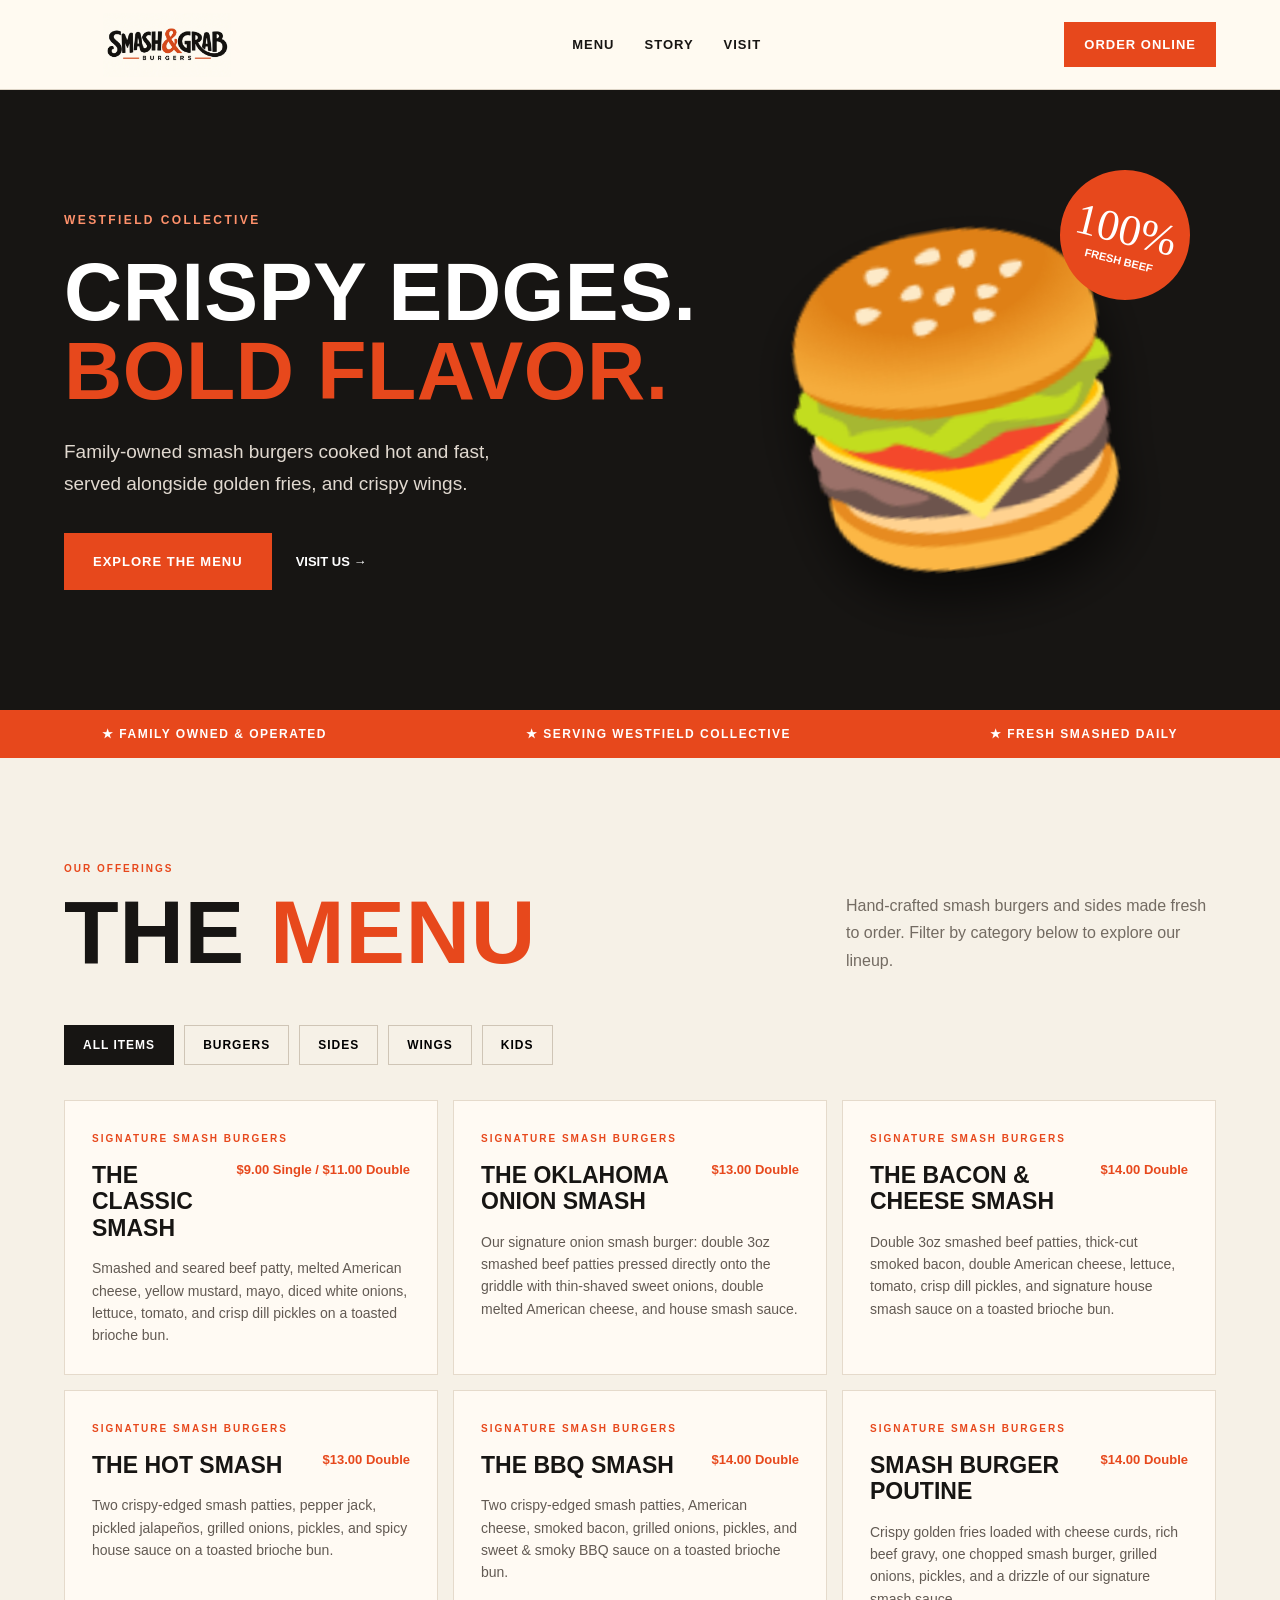
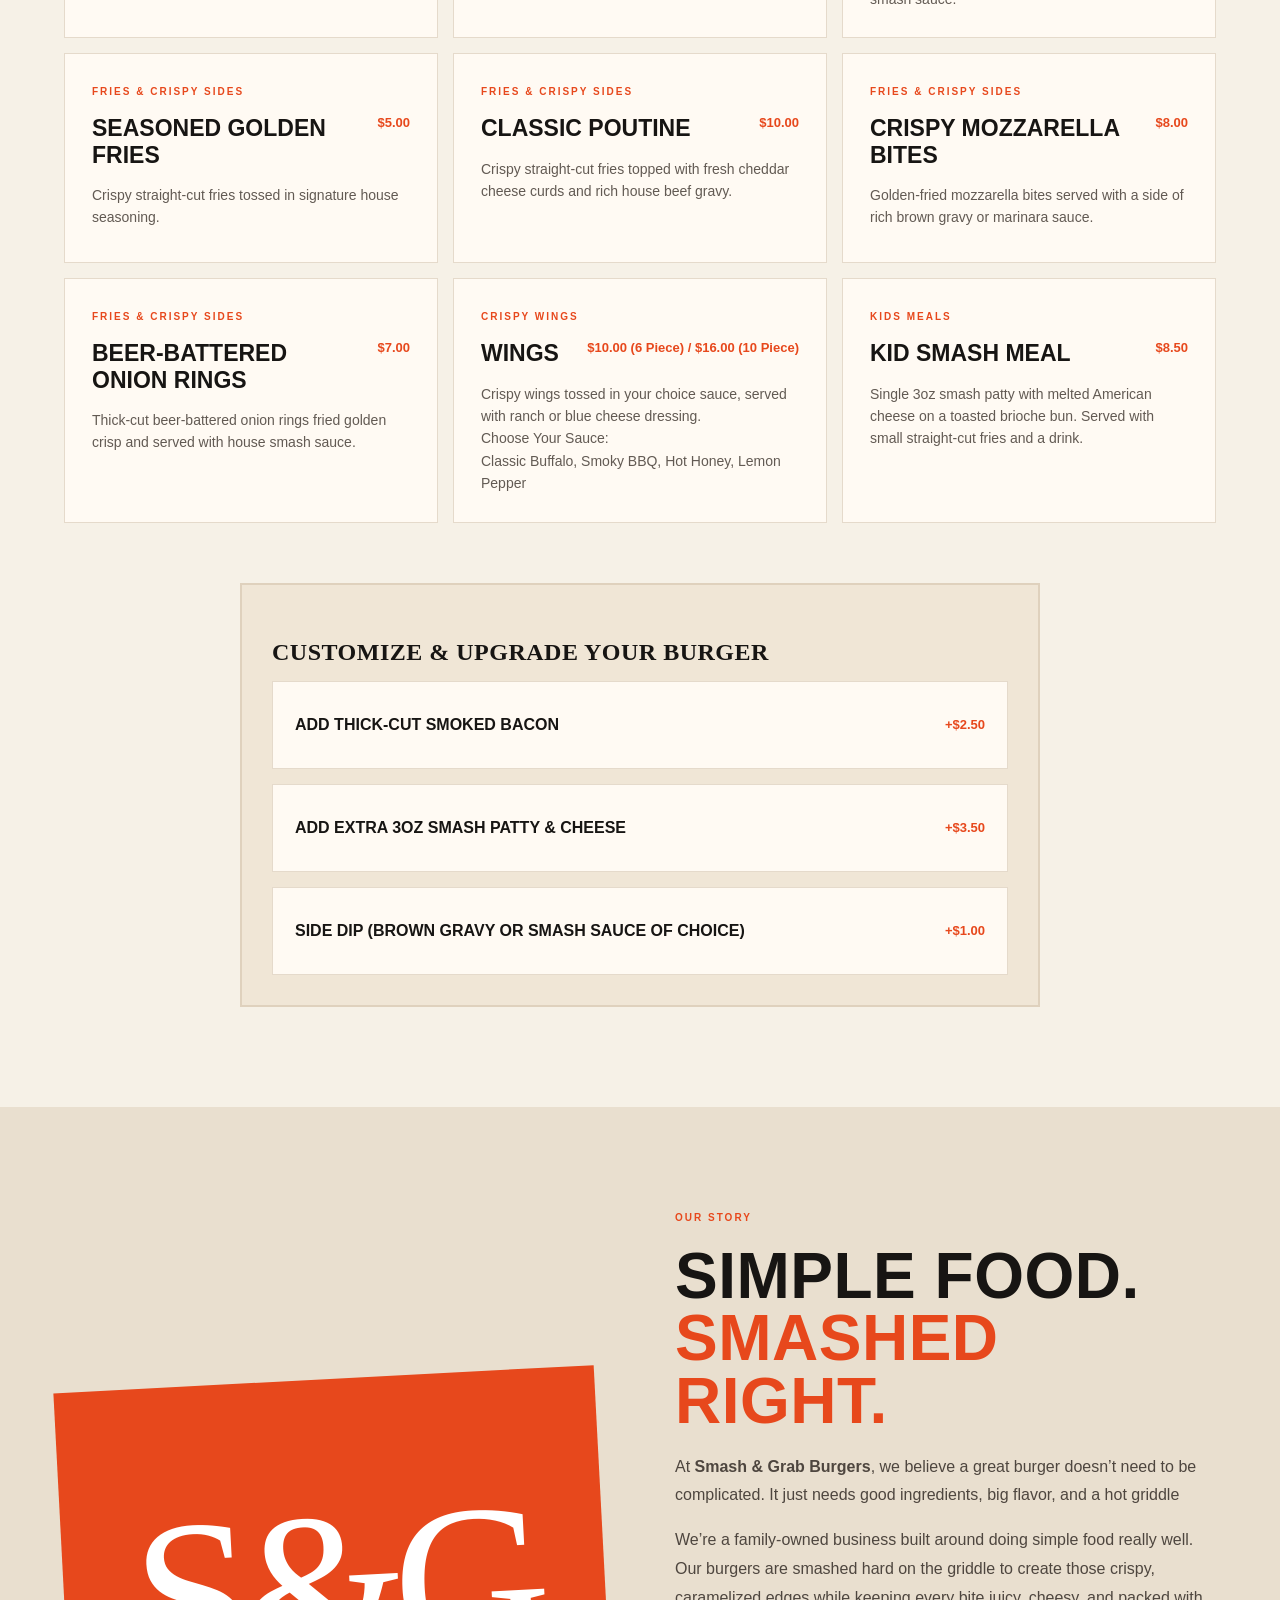
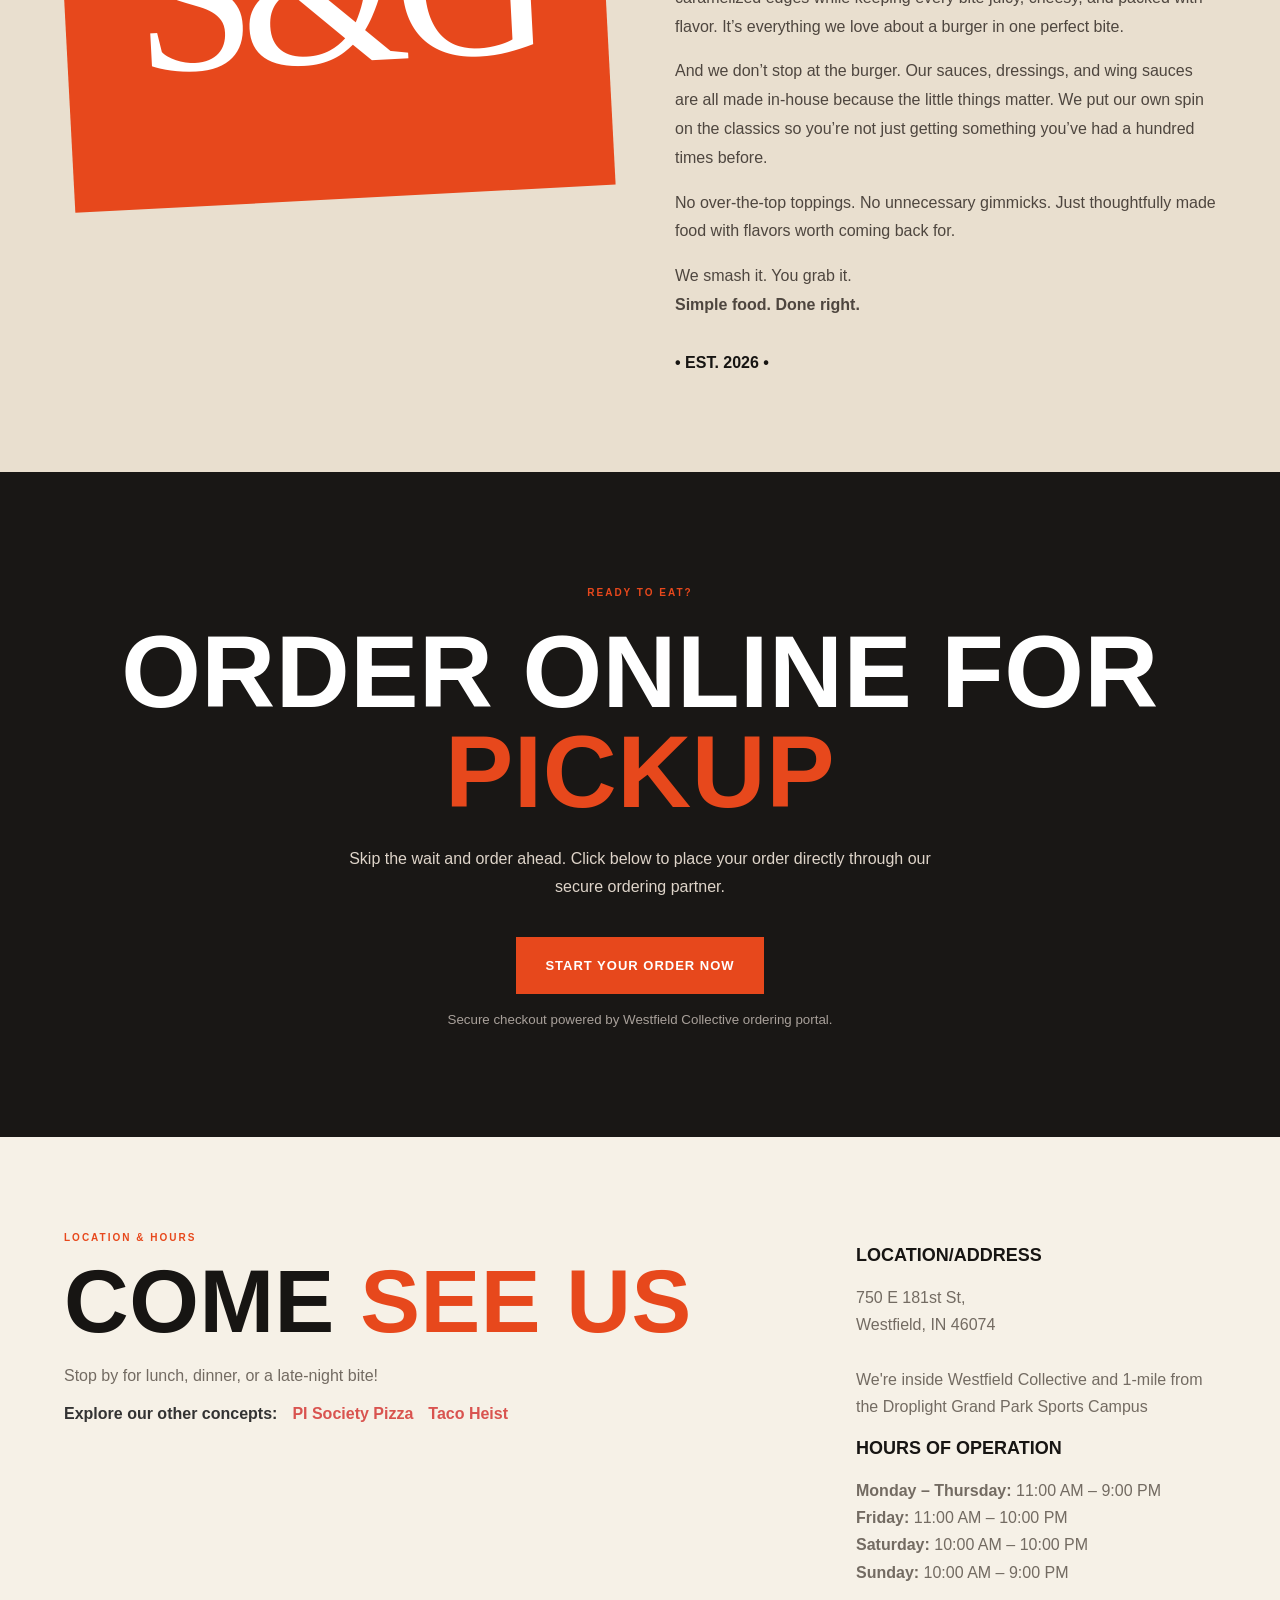
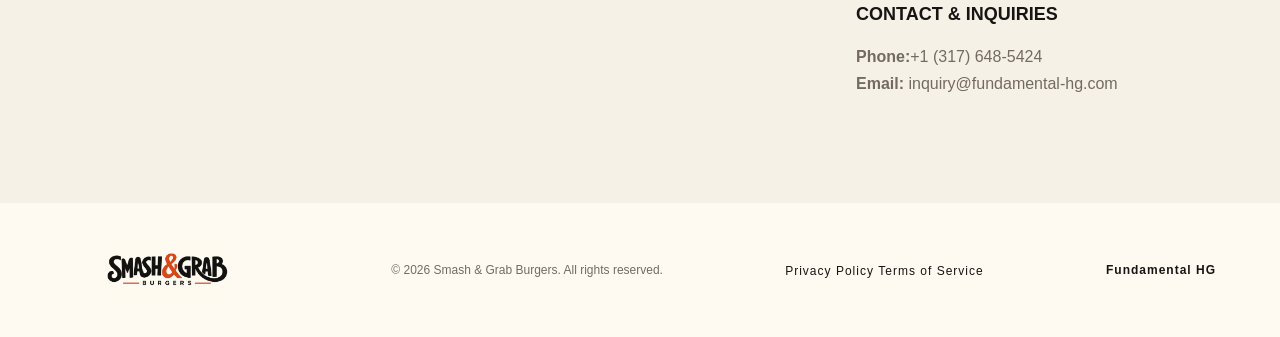
<file: index.html>
<!doctype html>
<html lang="en">
<head>
  <meta charset="utf-8">
  <meta name="viewport" content="width=device-width, initial-scale=1">
  <meta name="theme-color" content="#141210">
  <meta name="description" content="Smash & Grab Burgers at Westfield Collective, 750 E 181st St, Westfield, IN. Family-owned smash burgers, crispy sides and wings.">
  <title>Smash & Grab Burgers | Westfield, IN</title>
  <link rel="stylesheet" href="css/style.css">
  <link rel="icon" type="image/png" href="images/favicon.png">
  <meta property="og:site_name" content="Smash & Grab Burgers"/>
  <script type="application/ld+json">
    {
      "@context": "https://schema.org",
      "@type": "WebSite",
      "name": "Smash & Grab Burgers",
      "alternateName": "Smash & Grab Burgers: Crispy Edges & Bold Flavor",
      "description": "Wood-fired artisan pizza located inside the Westfield Collective, just one mile south of the Droplight Grand Park Sports Campus.",      
      "url": "https://www.smashngrab-burgers.com/"
    }
</script>
</head>
<script async src="https://www.googletagmanager.com/gtm.js?id=GTM-5ZF3VC8J"></script>
<script>
  window.dataLayer = window.dataLayer || [];
  function gtag(){dataLayer.push(arguments);}
  gtag('js', new Date());
</script>
<body>

  <!-- Top Navigation Header -->
  <header class="top">
    <a href="#home" class="brand">
      <img src="images/logo.webp" alt="Smash & Grab Logo" width='200' height='50'>
    </a>
    <nav>
      <a href="#menu">MENU</a>
      <a href="#story">STORY</a>
      <a href="#visit">VISIT</a>
    </nav>
    <button class="button small order-trigger">ORDER ONLINE</button>
  </header>

  <!-- Hero Section -->
  <section id="home" class="hero">
    <div>
      <!-- SEO H1: Hidden visually, but read by Google -->
      <h1 class="visually-hidden">Smash & Grab Burgers</h1>
      <span class="eyebrow">WESTFIELD COLLECTIVE</span>
      <!-- Visual Heading: Changed to H2, styling preserved via class -->
      <h2 class="hero-title">CRISPY EDGES. <em>BOLD FLAVOR.</em></h2>
      <p>Family-owned smash burgers cooked hot and fast, served alongside golden fries, and crispy wings.</p>
      <div class="actions">
        <a href="#menu" class="button">EXPLORE THE MENU</a>
        <a href="#visit" class="textlink">VISIT US &rarr;</a>
      </div>
    </div>
    <div class="hero-art">
      <div class="roundel">
        <span>100%</span>
        <small>FRESH BEEF</small>
      </div>
      <div class="burger-emoji">&#127828;</div>
    </div>
  </section>

  <div class="ticker">
    <span>★ FAMILY OWNED & OPERATED</span>
    <span>★ SERVING WESTFIELD COLLECTIVE</span>
    <span>★ FRESH SMASHED DAILY</span>
  </div>

  <!-- Menu Section -->
  <section id="menu" class="section">
    <div class="section-heading">
      <div>
        <span class="category">OUR OFFERINGS</span>
        <h2>THE <span class="orange">MENU</span></h2>
      </div>
      <p>Hand-crafted smash burgers and sides made fresh to order. Filter by category below to explore our lineup.</p>
    </div>

    <div class="filters">
      <button class="active" onclick="filterMenu('all', this)">ALL ITEMS</button>
      <button onclick="filterMenu('signature smash', this)">BURGERS</button>
      <button onclick="filterMenu('fries & crispy', this)">SIDES</button>
      <button onclick="filterMenu('crispy wings', this)">WINGS</button>
      <button onclick="filterMenu('kids meals', this)">KIDS</button>
    </div>

    <!-- Main Dynamic Menu Grid -->
    <div class="menu-grid" id="menu-container">
      <!-- Injected dynamically via js/main.js -->
    </div>

    <!-- Upgrade / Customize Section Injected Below Grid -->
    <div id="upgrade-container"></div>
  </section>

  <!-- Story Section -->
  <section id="story" class="story">
    <div class="story-mark">
      <span>S&G</span>
    </div>
    <div>
      <span class="category">OUR STORY</span>
      <h2>SIMPLE FOOD. <br><em>SMASHED RIGHT.</em></h2>
      <p>At <strong>Smash & Grab Burgers</strong>, we believe a great burger doesn’t need to be complicated. It just needs good ingredients, big flavor, and a hot griddle</p>
	  <p>We’re a family-owned business built around doing simple food really well. Our burgers are smashed hard on the griddle to create those crispy, caramelized edges while keeping every bite juicy, cheesy, and packed with flavor. It’s everything we love about a burger in one perfect bite.</p>
	  <p>And we don’t stop at the burger. Our sauces, dressings, and wing sauces are all made in-house because the little things matter. We put our own spin on the classics so you’re not just getting something you’ve had a hundred times before.</p>
	  <p>No over-the-top toppings. No unnecessary gimmicks. Just thoughtfully made food with flavors worth coming back for.</p>
	  <p>We smash it. You grab it.<br><strong>Simple food. Done right.</strong></p>
      <br><strong>• EST. 2026 •</strong>
    </div>
  </section>

  <!-- Order Online CTA Section -->
  <section class="order">
    <span class="category">READY TO EAT?</span>
    <h2>ORDER ONLINE FOR <span class="orange">PICKUP</span></h2>
    <p>Skip the wait and order ahead. Click below to place your order directly through our secure ordering partner.</p>
    <button class="button order-trigger">START YOUR ORDER NOW</button>
    <small>Secure checkout powered by Westfield Collective ordering portal.</small>
  </section>

  <!-- Visit & Inquiry Section -->
  <section id="visit" class="visit">
    <div>
      <span class="category">LOCATION & HOURS</span>
      <h2>COME <span class="orange">SEE US</span></h2>
      <p>Stop by for lunch, dinner, or a late-night bite!<br></p>
        <div class="sibling-concepts">
            <span class="concepts-label">Explore our other concepts:</span>
            <a href="https://www.pisocietypizza.com" target="_blank" class="concept-link">PI Society Pizza</a>
            <a href="https://www.taco-heist.com" target="_blank" class="concept-link">Taco Heist</a>
        </div>            
    </div>
    <div>
      <h3>LOCATION/ADDRESS</h3>
      <p>750 E 181st St,<br>Westfield, IN 46074<br><br>We're inside Westfield Collective and 1-mile from the Droplight Grand Park Sports Campus</p>
      <h3>HOURS OF OPERATION</h3>
      <p><strong>Monday – Thursday:</strong> 11:00 AM – 9:00 PM<br><strong>Friday:</strong> 11:00 AM – 10:00 PM<br><strong>Saturday:</strong> 10:00 AM – 10:00 PM<br><strong>Sunday:</strong> 10:00 AM – 9:00 PM</p>
      <h3>CONTACT & INQUIRIES</h3>
      <p><strong>Phone:</strong>+1 (317) 648-5424<br><strong>Email:</strong> inquiry@fundamental-hg.com</p>
    </div>
  </section>

  <!-- Footer -->
<footer>
    <a href="#home" class="brand">
      <img src="images/logo.webp" alt="Smash & Grab Logo">
    </a>
    <p>&copy; 2026 Smash & Grab Burgers. All rights reserved.</p>
    <div class="legal-links">
      <a href="/privacy.html">Privacy Policy</a>
      <a href="/terms.html">Terms of Service</a>
    </div>
    <strong>Fundamental HG</strong>
  </footer>

  <!-- External Redirect Popup Modal -->
  <div class="modal-overlay" id="orderModal">
    <div class="modal-box">
      <h3>REDIRECTING TO ORDER</h3>
      <p>You are now being redirected to our secure online ordering partner at Westfield Collective.</p>
      <div class="modal-actions">
        <button class="button small" id="proceedBtn">CONTINUE</button>
        <button class="button small" style="background:#736b62;border-color:#736b62;" id="cancelBtn">CANCEL</button>
      </div>
    </div>
  </div>

  <!-- Scripts -->
  <script defer src="js/menu-data.js"></script>
  <script defer src="js/main.js"></script>
</body>
</html>
</file>
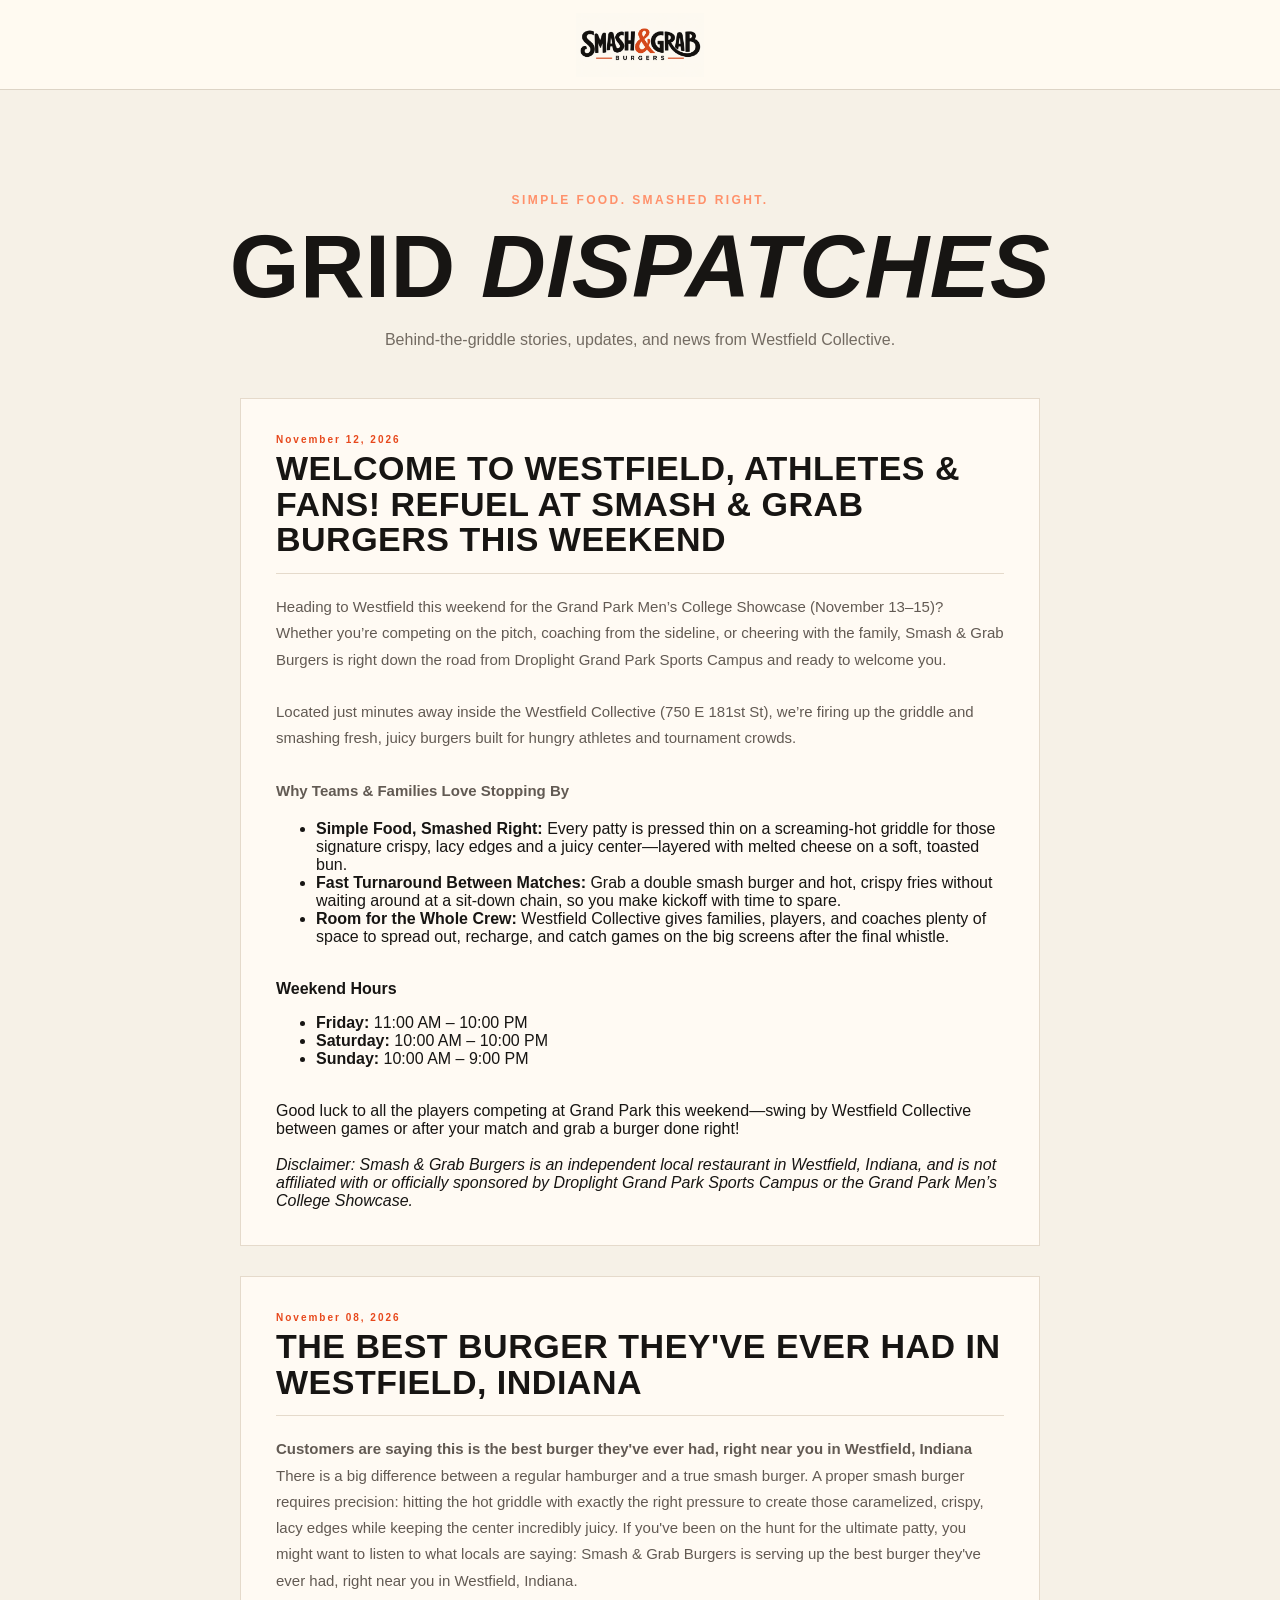
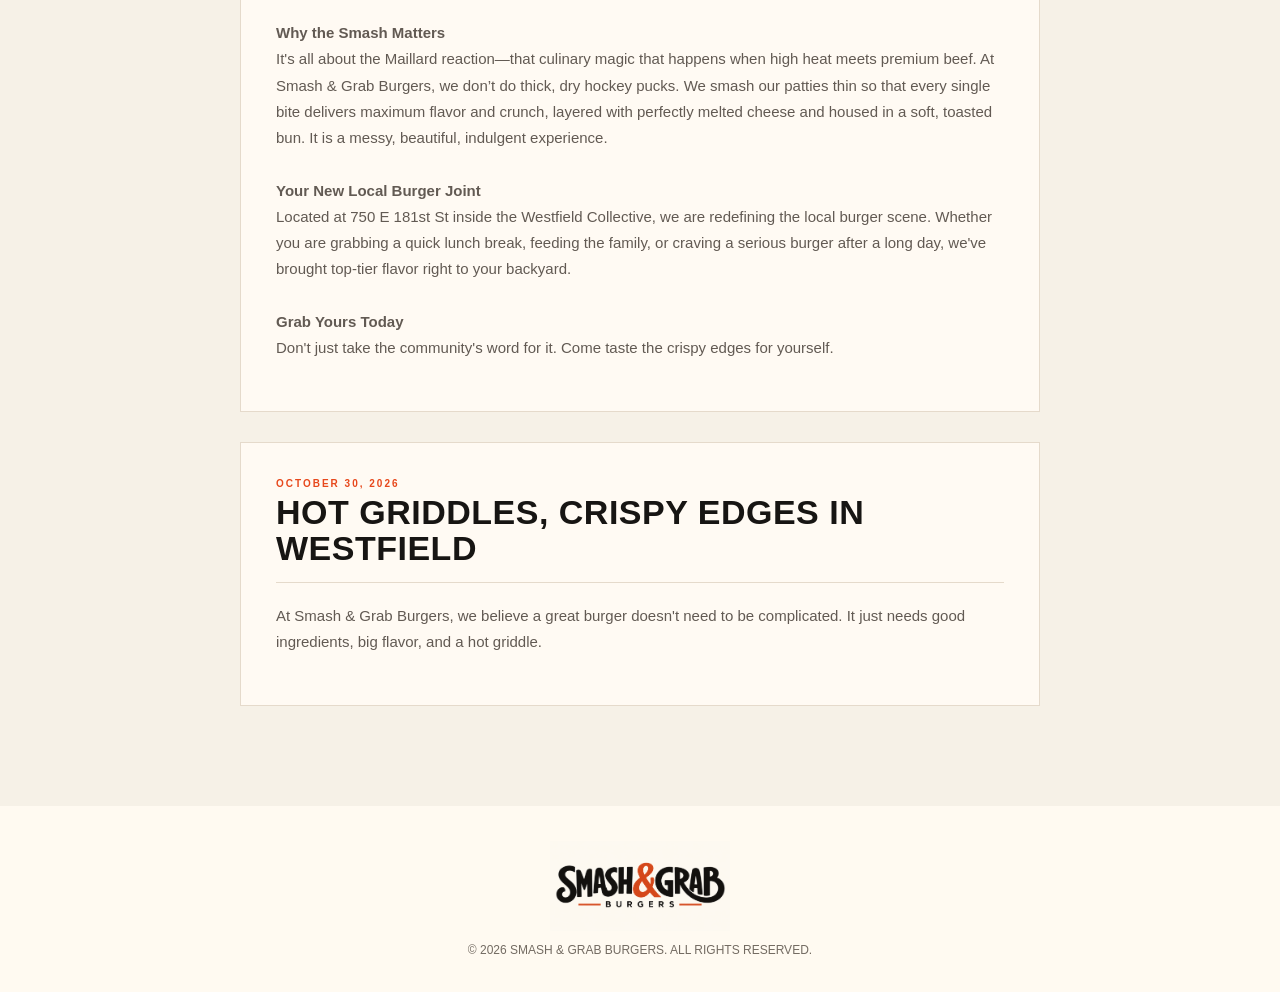
<file: blog/index.html>
<!DOCTYPE html>
<html lang="en">
<head>
    <meta charset="UTF-8">
    <meta name="viewport" content="width=device-width, initial-scale=1.0">
    <title>Smash & Grab Burgers - Dispatches</title>
    <!-- Relative path points up to the css folder in the root directory -->
    <link rel="stylesheet" href="../css/style.css">
    <link rel="icon" type="image/png" href="../images/favicon.png">
</head>
<body>

    <header class="top" style="justify-content: center;">
        <a href="../index.html" class="brand">
            <img src="../images/logo.png" alt="Smash & Grab Burgers Logo">
        </a>
    </header>

    <section class="section">
        <div style="text-align: center; max-width: 900px; margin: 0 auto 45px;">
            <span class="eyebrow">SIMPLE FOOD. SMASHED RIGHT.</span>
            <h2 style="font-size: clamp(50px, 7vw, 90px); margin: 15px 0;">GRID <em>DISPATCHES</em></h2>
            <p style="color: var(--muted); max-width: 600px; margin: 0 auto; line-height: 1.7;">
                Behind-the-griddle stories, updates, and news from Westfield Collective.
            </p>
        </div>

        <div style="max-width: 800px; margin: 0 auto; display: flex; flex-direction: column; gap: 30px;">
            
            <!-- ================================================== -->
            <!-- 📋 NEW POST TEMPLATE: COPY THIS ENTIRE CARD 📋 -->
            <!-- ================================================== -->
            <article class="menu-card" style="min-height: auto; padding: 35px; border: 1px solid #e5dacb;">
                <div style="border-bottom: 1px solid #e5dacb; padding-bottom: 15px; margin-bottom: 20px;">
                    <span class="category" style="display: block; margin-bottom: 6px;">November 12, 2026</span>
                    <h3 style="font-family: Impact, 'Arial Narrow', sans-serif; font-size: 34px; line-height: 1.05; letter-spacing: 0.5px; margin: 0; text-transform: uppercase;">
                        Welcome to Westfield, Athletes &amp; Fans! Refuel at Smash &amp; Grab Burgers This Weekend
                    </h3>
                </div>
                <div>
                    <p style="color: #625a53; line-height: 1.75; font-size: 15px; margin-bottom: 15px;">
                        Heading to Westfield this weekend for the Grand Park Men’s College Showcase (November 13–15)? Whether you’re competing on the pitch, coaching from the sideline, or cheering with the family, Smash &amp; Grab Burgers is right down the road from Droplight Grand Park Sports Campus and ready to welcome you.<br><br>

                        Located just minutes away inside the Westfield Collective (750 E 181st St), we’re firing up the griddle and smashing fresh, juicy burgers built for hungry athletes and tournament crowds.<br><br>

                        <b>Why Teams &amp; Families Love Stopping By</b><br>
                        <ul>
                            <li> <b>Simple Food, Smashed Right:</b> Every patty is pressed thin on a screaming-hot griddle for those signature crispy, lacy edges and a juicy center—layered with melted cheese on a soft, toasted bun.<br></li>
                            <li> <b>Fast Turnaround Between Matches:</b> Grab a double smash burger and hot, crispy fries without waiting around at a sit-down chain, so you make kickoff with time to spare.<br></li>
                            <li> <b>Room for the Whole Crew:</b> Westfield Collective gives families, players, and coaches plenty of space to spread out, recharge, and catch games on the big screens after the final whistle.<br><br></li>
                        </ul>

                        <b>Weekend Hours</b><br>
                        <ul>
                            <li> <b>Friday:</b> 11:00 AM – 10:00 PM<br></li>
                            <li> <b>Saturday:</b> 10:00 AM – 10:00 PM<br></li>
                            <li> <b>Sunday:</b> 10:00 AM – 9:00 PM<br><br></li>
                        </ul>
                        Good luck to all the players competing at Grand Park this weekend—swing by Westfield Collective between games or after your match and grab a burger done right!<br><br>

                        <i>Disclaimer: Smash &amp; Grab Burgers is an independent local restaurant in Westfield, Indiana, and is not affiliated with or officially sponsored by Droplight Grand Park Sports Campus or the Grand Park Men’s College Showcase.</i>
                    </p>
                </div>
            </article>
            <!-- ================================================== -->
            <!-- 📋 END OF TEMPLATE 📋 -->
            <!-- ================================================== -->            
            
            <!-- ================================================== -->
            <!-- 📋 NEW POST TEMPLATE: COPY THIS ENTIRE CARD 📋 -->
            <!-- ================================================== -->
            <article class="menu-card" style="min-height: auto; padding: 35px; border: 1px solid #e5dacb;">
                <div style="border-bottom: 1px solid #e5dacb; padding-bottom: 15px; margin-bottom: 20px;">
                    <span class="category" style="display: block; margin-bottom: 6px;">November 08, 2026</span>
                    <h3 style="font-family: Impact, 'Arial Narrow', sans-serif; font-size: 34px; line-height: 1.05; letter-spacing: 0.5px; margin: 0; text-transform: uppercase;">
                        The Best Burger They've Ever Had in Westfield, Indiana
                    </h3>
                </div>
                <div>
                    <p style="color: #625a53; line-height: 1.75; font-size: 15px; margin-bottom: 15px;">
                        <b>Customers are saying this is the best burger they've ever had, right near you in Westfield, Indiana</b><br>

                        There is a big difference between a regular hamburger and a true smash burger. A proper smash burger requires precision: hitting the hot griddle with exactly the right pressure to create those caramelized, crispy, lacy edges while keeping the center incredibly juicy. If you've been on the hunt for the ultimate patty, you might want to listen to what locals are saying: Smash & Grab Burgers is serving up the best burger they've ever had, right near you in Westfield, Indiana.<br><br>

                        <b>Why the Smash Matters</b><br>
                        It's all about the Maillard reaction—that culinary magic that happens when high heat meets premium beef. At Smash & Grab Burgers, we don’t do thick, dry hockey pucks. We smash our patties thin so that every single bite delivers maximum flavor and crunch, layered with perfectly melted cheese and housed in a soft, toasted bun. It is a messy, beautiful, indulgent experience.<br><br>

                        <b>Your New Local Burger Joint</b><br>
                        Located at 750 E 181st St inside the Westfield Collective, we are redefining the local burger scene. Whether you are grabbing a quick lunch break, feeding the family, or craving a serious burger after a long day, we've brought top-tier flavor right to your backyard.<br><br>

                        <b>Grab Yours Today</b><br>
                        Don't just take the community's word for it. Come taste the crispy edges for yourself.
                    </p>
                </div>
            </article>
            <!-- ================================================== -->
            <!-- 📋 END OF TEMPLATE 📋 -->
            <!-- ================================================== -->

            <!-- ================================================== -->
            <!-- 📋 NEW POST TEMPLATE: COPY THIS ENTIRE CARD 📋 -->
            <!-- ================================================== -->
            <article class="menu-card" style="min-height: auto; padding: 35px; border: 1px solid #e5dacb;">
                <div style="border-bottom: 1px solid #e5dacb; padding-bottom: 15px; margin-bottom: 20px;">
                    <span class="category" style="display: block; margin-bottom: 6px;">OCTOBER 30, 2026</span>
                    <h3 style="font-family: Impact, 'Arial Narrow', sans-serif; font-size: 34px; line-height: 1.05; letter-spacing: 0.5px; margin: 0; text-transform: uppercase;">
                        Hot Griddles, Crispy Edges in Westfield
                    </h3>
                </div>
                <div>
                    <p style="color: #625a53; line-height: 1.75; font-size: 15px; margin-bottom: 15px;">
                        At Smash & Grab Burgers, we believe a great burger doesn't need to be complicated. It just needs good ingredients, big flavor, and a hot griddle.
                    </p>
                </div>
            </article>
            <!-- ================================================== -->
            <!-- 📋 END OF TEMPLATE 📋 -->
            <!-- ================================================== -->
        </div>
    </section>

    <footer>
        <div style="margin: 0 auto; text-align: center;">
            <img src="../images/logo.png" alt="Smash & Grab Burgers Logo" style="margin: 0 auto 12px; display: block;">
            <p style="margin: 0;">© 2026 SMASH & GRAB BURGERS. ALL RIGHTS RESERVED.</p>
        </div>
    </footer>

</body>
</html>
</file>
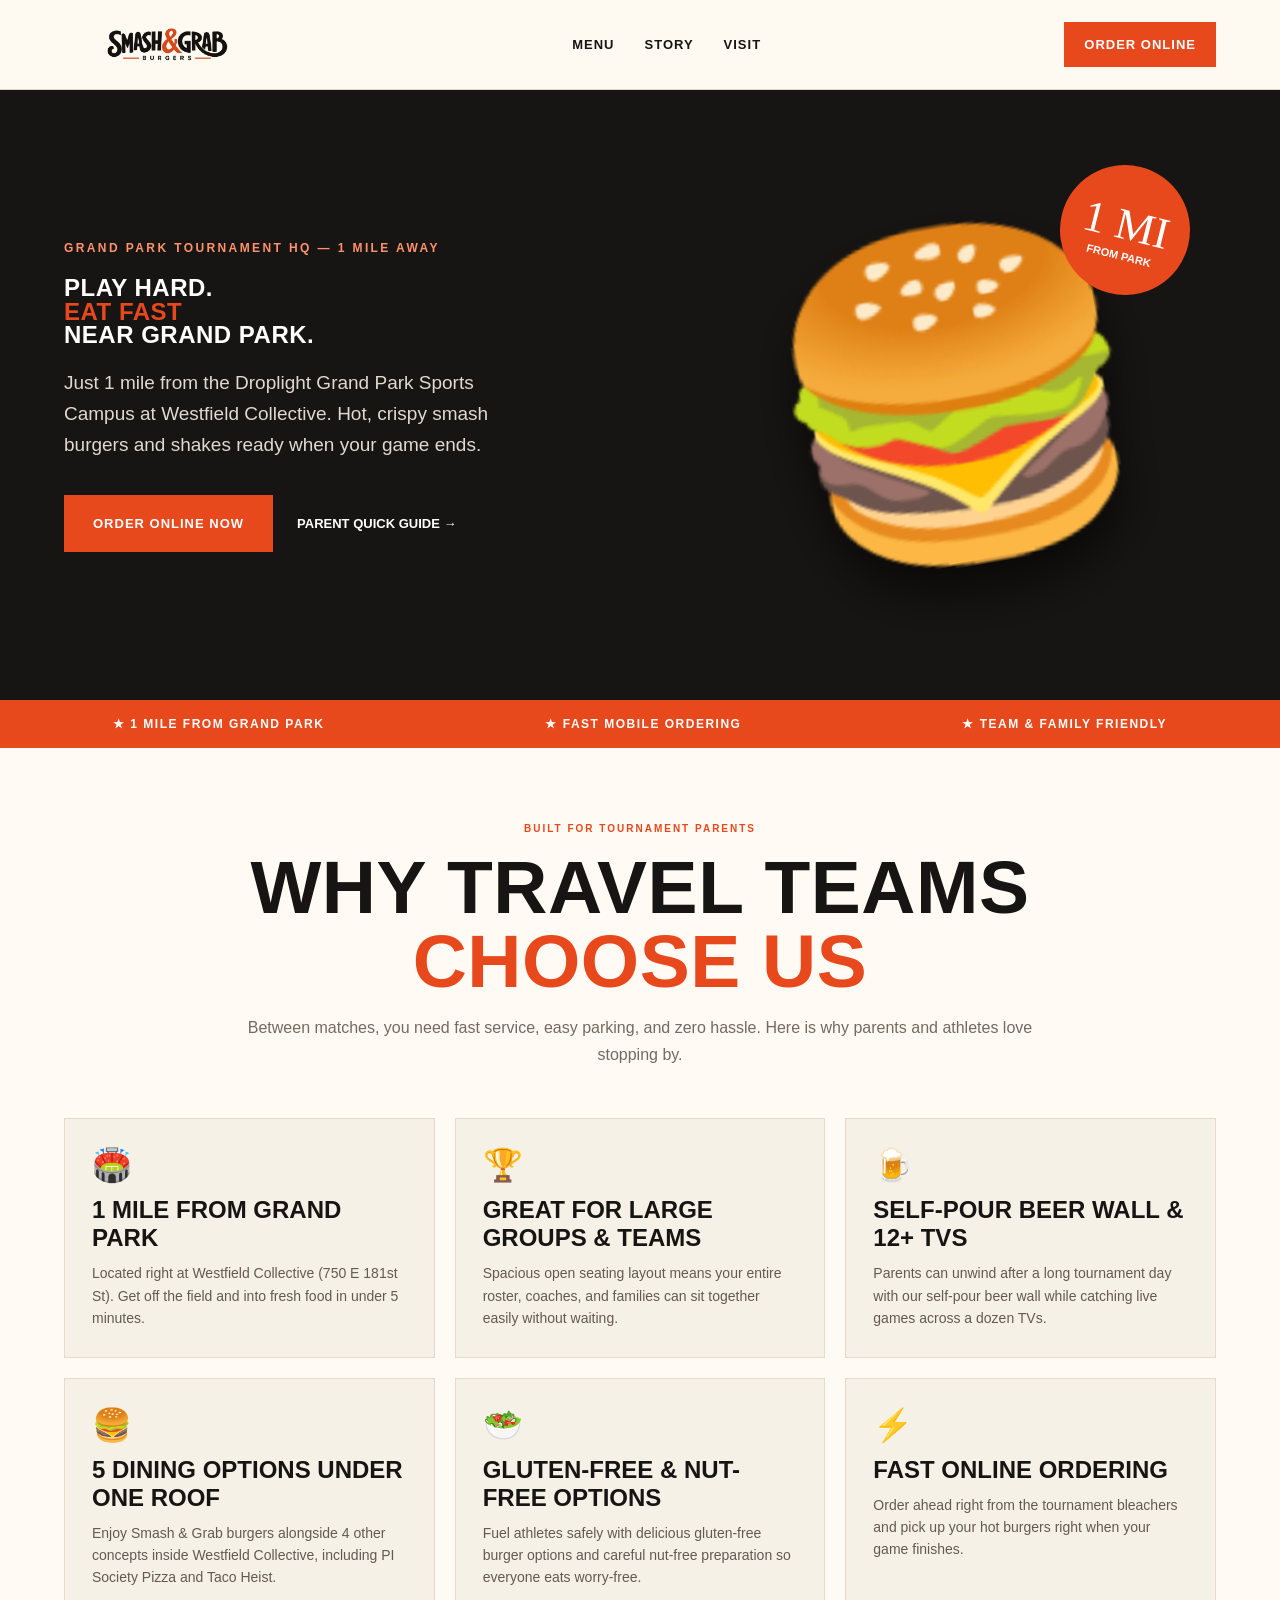
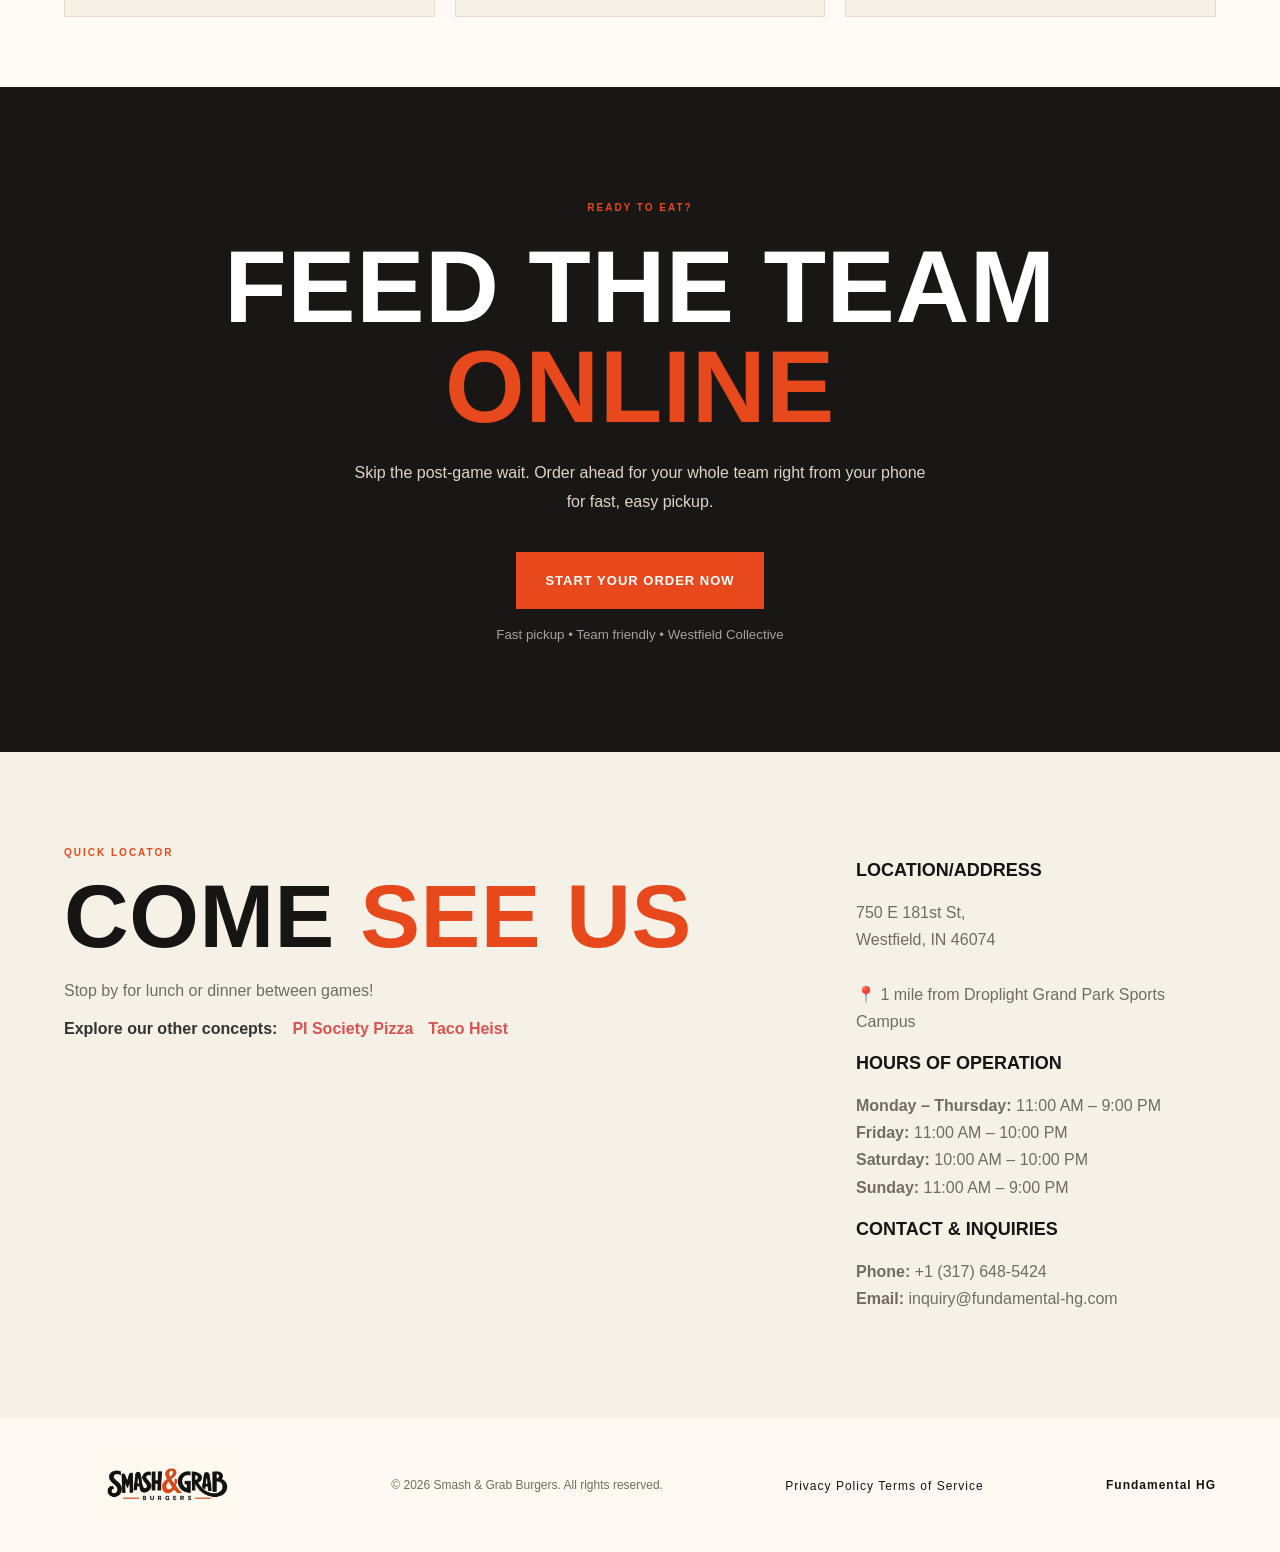
<file: grand-park.html>
<!doctype html>
<html lang="en">
<head>
    <meta charset="utf-8">
    <meta name="viewport" content="width=device-width, initial-scale=1">
    <meta name="theme-color" content="#141210">
    <meta name="description" content="Visiting Grand Park for a tournament? Smash & Grab Burgers is just 1 mile away at Westfield Collective. Fast service, family-friendly smash burgers, milkshakes, and full team seating.">
    <title>Grand Park Tournament Families | Smash & Grab Burgers</title>
    <link rel="stylesheet" href="css/style.css">
    <link rel="icon" type="image/png" href="images/favicon.png">
    <meta property="og:site_name" content="Smash & Grab Burgers, Crispy Edges & Bold Flavor">
    <script type="application/ld+json">
    {
      "@context": "https://schema.org",
      "@type": "WebSite",
      "name": "Smash & Grab Burgers",
      "alternateName": "Smash & Grab Burgers: Grand Park Tournament Dining",      
      "url": "https://smashngrab-burgers.com/grand-park.html"
    }
    </script>
</head>
<script async src="https://www.googletagmanager.com/gtm.js?id=GTM-5ZF3VC8J"></script>
<script>
  window.dataLayer = window.dataLayer || [];
  function gtag(){dataLayer.push(arguments);}
  gtag('js', new Date());
</script>
<body>

  <!-- Top Navigation Header -->
  <header class="top">
    <a href="index.html" class="brand">
      <img src="images/logo.webp" alt="Smash & Grab Logo" width="200" height="50">
    </a>
    <nav>
      <a href="index.html#menu">MENU</a>
      <a href="index.html#story">STORY</a>
      <a href="index.html#visit">VISIT</a>
    </nav>
    <button class="button small order-trigger">ORDER ONLINE</button>
  </header>

  <!-- Parent-Friendly Mobile Scannable Hero -->
  <section id="home" class="hero" style="min-height: 520px;">
    <div>
      <span class="eyebrow">GRAND PARK TOURNAMENT HQ — 1 MILE AWAY</span>
      <h1>PLAY HARD.<br><em>EAT FAST</em><br>NEAR GRAND PARK.</h1>
      <p>Just 1 mile from the Droplight Grand Park Sports Campus at Westfield Collective. Hot, crispy smash burgers and shakes ready when your game ends.</p>
      <div class="actions">
        <a href="https://order.toasttab.com/" target="_blank" rel="noopener" class="button order-trigger">ORDER ONLINE NOW</a>
        <a href="#quick-facts" class="textlink">PARENT QUICK GUIDE &rarr;</a>
      </div>
    </div>
    <div class="hero-art">
      <div class="roundel">
        <span>1 MI</span>
        <small>FROM PARK</small>
      </div>
      <div class="burger-emoji">&#127828;</div>
    </div>
  </section>

  <!-- Ticker Banner -->
  <div class="ticker">
    <span>★ 1 MILE FROM GRAND PARK</span>
    <span>★ FAST MOBILE ORDERING</span>
    <span>★ TEAM & FAMILY FRIENDLY</span>
  </div>

  <!-- Quick Glance Highlights for Fast Mobile Eye-Parsing -->
  <section id="quick-facts" class="section" style="background: #fffaf3; padding: 70px max(5%,calc((100vw - 1300px)/2));">
    <div style="text-align: center; max-width: 800px; margin: 0 auto 50px;">
      <span class="category">BUILT FOR TOURNAMENT PARENTS</span>
      <h2 style="font-size: clamp(40px, 6vw, 75px); margin: 15px 0;">WHY TRAVEL TEAMS <span class="orange">CHOOSE US</span></h2>
      <p style="color: var(--muted); font-size: 16px; line-height: 1.7;">Between matches, you need fast service, easy parking, and zero hassle. Here is why parents and athletes love stopping by.</p>
    </div>

    <div style="display: grid; grid-template-columns: repeat(auto-fit, minmax(280px, 1fr)); gap: 20px; max-width: 1200px; margin: 0 auto;">
      
      <!-- Card 1 -->
      <div class="menu-card" style="background: var(--cream);">
        <span style="font-size: 32px; display: block; margin-bottom: 12px;">🏟️</span>
        <h3 style="font-family: Impact, sans-serif; font-size: 24px; text-transform: uppercase; margin: 0 0 10px 0;">1 Mile from Grand Park</h3>
        <p style="color: #625a53; font-size: 14px; line-height: 1.6; margin: 0;">Located right at Westfield Collective (750 E 181st St). Get off the field and into fresh food in under 5 minutes.</p>
      </div>

      <!-- Card 2 -->
      <div class="menu-card" style="background: var(--cream);">
        <span style="font-size: 32px; display: block; margin-bottom: 12px;">🏆</span>
        <h3 style="font-family: Impact, sans-serif; font-size: 24px; text-transform: uppercase; margin: 0 0 10px 0;">Great for Large Groups & Teams</h3>
        <p style="color: #625a53; font-size: 14px; line-height: 1.6; margin: 0;">Spacious open seating layout means your entire roster, coaches, and families can sit together easily without waiting.</p>
      </div>

      <!-- Card 3 -->
      <div class="menu-card" style="background: var(--cream);">
        <span style="font-size: 32px; display: block; margin-bottom: 12px;">🍺</span>
        <h3 style="font-family: Impact, sans-serif; font-size: 24px; text-transform: uppercase; margin: 0 0 10px 0;">Self-Pour Beer Wall & 12+ TVs</h3>
        <p style="color: #625a53; font-size: 14px; line-height: 1.6; margin: 0;">Parents can unwind after a long tournament day with our self-pour beer wall while catching live games across a dozen TVs.</p>
      </div>

      <!-- Card 4 -->
      <div class="menu-card" style="background: var(--cream);">
        <span style="font-size: 32px; display: block; margin-bottom: 12px;">🍔</span>
        <h3 style="font-family: Impact, sans-serif; font-size: 24px; text-transform: uppercase; margin: 0 0 10px 0;">5 Dining Options Under One Roof</h3>
        <p style="color: #625a53; font-size: 14px; line-height: 1.6; margin: 0;">Enjoy Smash & Grab burgers alongside 4 other concepts inside Westfield Collective, including PI Society Pizza and Taco Heist.</p>
      </div>

      <!-- Card 5 -->
      <div class="menu-card" style="background: var(--cream);">
        <span style="font-size: 32px; display: block; margin-bottom: 12px;">🥗</span>
        <h3 style="font-family: Impact, sans-serif; font-size: 24px; text-transform: uppercase; margin: 0 0 10px 0;">Gluten-Free & Nut-Free Options</h3>
        <p style="color: #625a53; font-size: 14px; line-height: 1.6; margin: 0;">Fuel athletes safely with delicious gluten-free burger options and careful nut-free preparation so everyone eats worry-free.</p>
      </div>

      <!-- Card 6 -->
      <div class="menu-card" style="background: var(--cream);">
        <span style="font-size: 32px; display: block; margin-bottom: 12px;">⚡</span>
        <h3 style="font-family: Impact, sans-serif; font-size: 24px; text-transform: uppercase; margin: 0 0 10px 0;">Fast Online Ordering</h3>
        <p style="color: #625a53; font-size: 14px; line-height: 1.6; margin: 0;">Order ahead right from the tournament bleachers and pick up your hot burgers right when your game finishes.</p>
      </div>

    </div>
  </section>

  <!-- Order Online CTA Section -->
  <section class="order">
    <span class="category">READY TO EAT?</span>
    <h2>FEED THE TEAM <span class="orange">ONLINE</span></h2>
    <p>Skip the post-game wait. Order ahead for your whole team right from your phone for fast, easy pickup.</p>
    <button class="button order-trigger">START YOUR ORDER NOW</button>
    <small>Fast pickup &bull; Team friendly &bull; Westfield Collective</small>
  </section>

  <!-- Visit & Inquiry Section -->
  <section id="visit" class="visit">
    <div>
      <span class="category">QUICK LOCATOR</span>
      <h2>COME <span class="orange">SEE US</span></h2>
      <p>Stop by for lunch or dinner between games!<br></p>
        <div class="sibling-concepts">
            <span class="concepts-label">Explore our other concepts:</span>
            <a href="https://www.pisocietypizza.com" target="_blank" class="concept-link">PI Society Pizza</a>
            <a href="https://www.taco-heist.com" target="_blank" class="concept-link">Taco Heist</a>
        </div>            
    </div>
    <div>
      <h3>LOCATION/ADDRESS</h3>
      <p>750 E 181st St,<br>Westfield, IN 46074<br><br>📍 1 mile from Droplight Grand Park Sports Campus</p>
      <h3>HOURS OF OPERATION</h3>
      <p><strong>Monday – Thursday:</strong> 11:00 AM – 9:00 PM<br><strong>Friday:</strong> 11:00 AM – 10:00 PM<br><strong>Saturday:</strong> 10:00 AM – 10:00 PM<br><strong>Sunday:</strong> 11:00 AM – 9:00 PM</p>
      <h3>CONTACT & INQUIRIES</h3>
      <p><strong>Phone:</strong> +1 (317) 648-5424<br><strong>Email:</strong> inquiry@fundamental-hg.com</p>
    </div>
  </section>

  <!-- Footer -->
  <footer>
    <a href="index.html" class="brand">
      <img src="images/logo.webp" alt="Smash & Grab Logo" width="180">
    </a>
    <p>&copy; 2026 Smash & Grab Burgers. All rights reserved.</p>
    <div class="legal-links">
      <a href="/privacy.html">Privacy Policy</a>
      <a href="/terms.html">Terms of Service</a>
    </div>
    <strong>Fundamental HG</strong>
  </footer>

  <!-- External Redirect Popup Modal -->
  <div class="modal-overlay" id="orderModal">
    <div class="modal-box">
      <h3>REDIRECTING TO ORDER</h3>
      <p>You are now being redirected to our secure online ordering partner at Westfield Collective.</p>
      <div class="modal-actions">
        <button class="button small" id="proceedBtn">CONTINUE</button>
        <button class="button small" style="background:#736b62;border-color:#736b62;" id="cancelBtn">CANCEL</button>
      </div>
    </div>
  </div>

  <!-- Scripts -->
  <script defer src="js/main.js"></script>
</body>
</html>
</file>
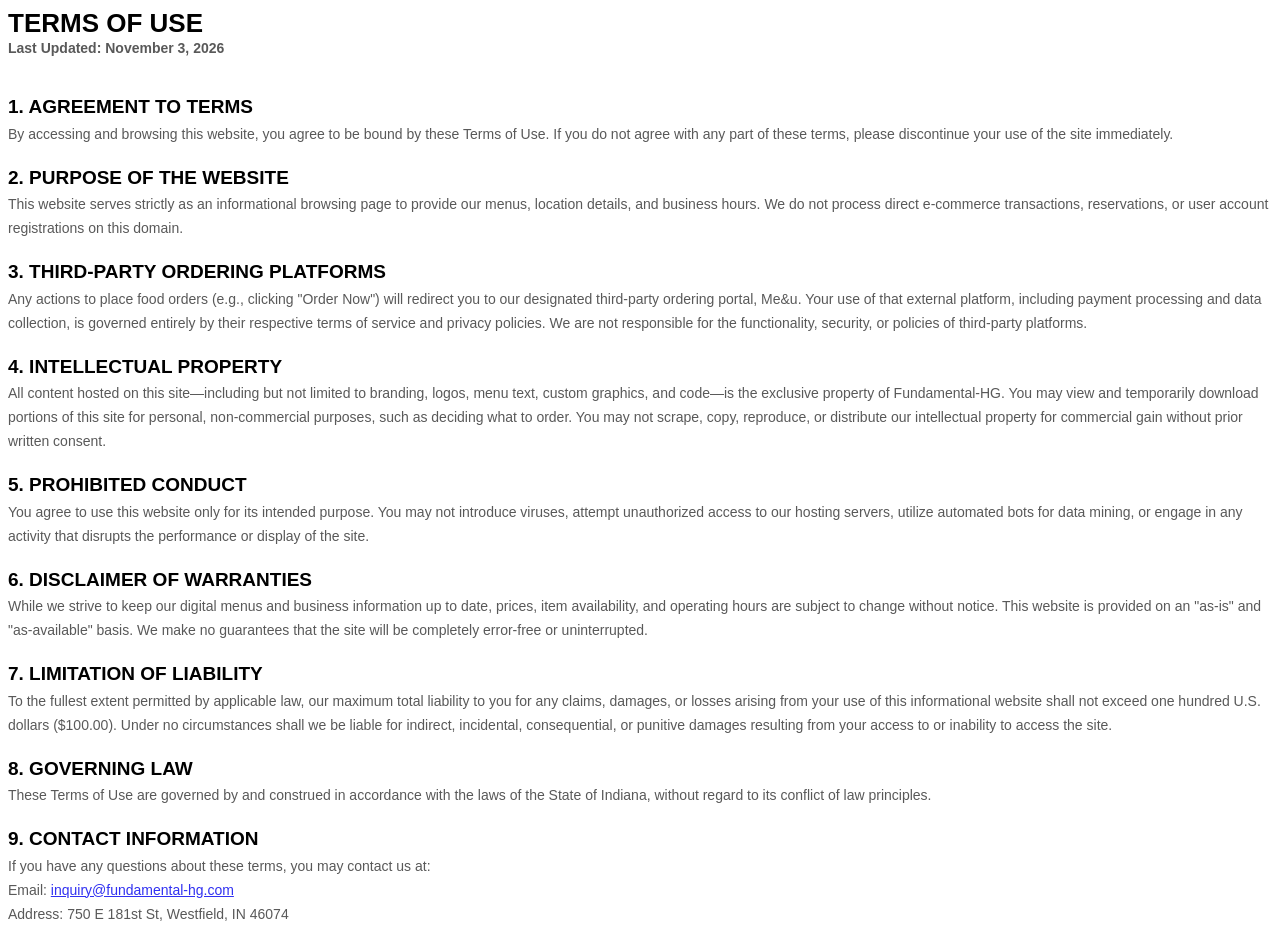
<file: terms.html>
<!DOCTYPE html>
<html lang="en">
<head>
<meta charset="UTF-8">
<title>Terms of Use</title>
<style>
[data-custom-class='body'], [data-custom-class='body'] * {
          background: transparent !important;
        }
[data-custom-class='title'], [data-custom-class='title'] * {
          font-family: Arial !important;
font-size: 26px !important;
color: #000000 !important;
        }
[data-custom-class='subtitle'], [data-custom-class='subtitle'] * {
          font-family: Arial !important;
color: #595959 !important;
font-size: 14px !important;
        }
[data-custom-class='heading_1'], [data-custom-class='heading_1'] * {
          font-family: Arial !important;
font-size: 19px !important;
color: #000000 !important;
        }
[data-custom-class='heading_2'], [data-custom-class='heading_2'] * {
          font-family: Arial !important;
font-size: 17px !important;
color: #000000 !important;
        }
[data-custom-class='body_text'], [data-custom-class='body_text'] * {
          color: #595959 !important;
font-size: 14px !important;
font-family: Arial !important;
        }
[data-custom-class='link'], [data-custom-class='link'] * {
          color: #3030F1 !important;
font-size: 14px !important;
font-family: Arial !important;
word-break: break-word !important;
        }
</style>
</head>
<body>
<div data-custom-class="body">
    <div><strong><span data-custom-class="title">TERMS OF USE</span></strong></div>
    <div><strong><span data-custom-class="subtitle">Last Updated: November 3, 2026</span></strong></div>
    <br><br>

    <div style="line-height: 1.5;"><strong><span data-custom-class="heading_1">1. AGREEMENT TO TERMS</span></strong></div>
    <div style="line-height: 1.5;"><span data-custom-class="body_text">By accessing and browsing this website, you agree to be bound by these Terms of Use. If you do not agree with any part of these terms, please discontinue your use of the site immediately.</span></div>
    <br>

    <div style="line-height: 1.5;"><strong><span data-custom-class="heading_1">2. PURPOSE OF THE WEBSITE</span></strong></div>
    <div style="line-height: 1.5;"><span data-custom-class="body_text">This website serves strictly as an informational browsing page to provide our menus, location details, and business hours. We do not process direct e-commerce transactions, reservations, or user account registrations on this domain.</span></div>
    <br>

    <div style="line-height: 1.5;"><strong><span data-custom-class="heading_1">3. THIRD-PARTY ORDERING PLATFORMS</span></strong></div>
    <div style="line-height: 1.5;"><span data-custom-class="body_text">Any actions to place food orders (e.g., clicking "Order Now") will redirect you to our designated third-party ordering portal, Me&amp;u. Your use of that external platform, including payment processing and data collection, is governed entirely by their respective terms of service and privacy policies. We are not responsible for the functionality, security, or policies of third-party platforms.</span></div>
    <br>

    <div style="line-height: 1.5;"><strong><span data-custom-class="heading_1">4. INTELLECTUAL PROPERTY</span></strong></div>
    <div style="line-height: 1.5;"><span data-custom-class="body_text">All content hosted on this site—including but not limited to branding, logos, menu text, custom graphics, and code—is the exclusive property of Fundamental-HG. You may view and temporarily download portions of this site for personal, non-commercial purposes, such as deciding what to order. You may not scrape, copy, reproduce, or distribute our intellectual property for commercial gain without prior written consent.</span></div>
    <br>

    <div style="line-height: 1.5;"><strong><span data-custom-class="heading_1">5. PROHIBITED CONDUCT</span></strong></div>
    <div style="line-height: 1.5;"><span data-custom-class="body_text">You agree to use this website only for its intended purpose. You may not introduce viruses, attempt unauthorized access to our hosting servers, utilize automated bots for data mining, or engage in any activity that disrupts the performance or display of the site.</span></div>
    <br>

    <div style="line-height: 1.5;"><strong><span data-custom-class="heading_1">6. DISCLAIMER OF WARRANTIES</span></strong></div>
    <div style="line-height: 1.5;"><span data-custom-class="body_text">While we strive to keep our digital menus and business information up to date, prices, item availability, and operating hours are subject to change without notice. This website is provided on an "as-is" and "as-available" basis. We make no guarantees that the site will be completely error-free or uninterrupted.</span></div>
    <br>

    <div style="line-height: 1.5;"><strong><span data-custom-class="heading_1">7. LIMITATION OF LIABILITY</span></strong></div>
    <div style="line-height: 1.5;"><span data-custom-class="body_text">To the fullest extent permitted by applicable law, our maximum total liability to you for any claims, damages, or losses arising from your use of this informational website shall not exceed one hundred U.S. dollars ($100.00). Under no circumstances shall we be liable for indirect, incidental, consequential, or punitive damages resulting from your access to or inability to access the site.</span></div>
    <br>

    <div style="line-height: 1.5;"><strong><span data-custom-class="heading_1">8. GOVERNING LAW</span></strong></div>
    <div style="line-height: 1.5;"><span data-custom-class="body_text">These Terms of Use are governed by and construed in accordance with the laws of the State of Indiana, without regard to its conflict of law principles.</span></div>
    <br>

    <div style="line-height: 1.5;"><strong><span data-custom-class="heading_1">9. CONTACT INFORMATION</span></strong></div>
    <div style="line-height: 1.5;"><span data-custom-class="body_text">If you have any questions about these terms, you may contact us at:</span><br>
    <span data-custom-class="body_text">Email: <a href="mailto:inquiry@fundamental-hg.com" data-custom-class="link">inquiry@fundamental-hg.com</a></span><br>
    <span data-custom-class="body_text">Address: 750 E 181st St, Westfield, IN 46074</span></div>
</div>
</body>
</html>
</file>
<file: css/style.css>
:root{--ink:#171513;--cream:#f6f1e7;--orange:#e7481c;--muted:#736b62}
*{box-sizing:border-box}

.visually-hidden {
    position: absolute;
    width: 1px;
    height: 1px;
    margin: -1px;
    padding: 0;
    overflow: hidden;
    clip: rect(0, 0, 0, 0);
    border: 0;
}

html{scroll-behavior:smooth}
body{margin:0;background:var(--cream);color:var(--ink);font-family:Arial,Helvetica,sans-serif}
a{color:inherit;text-decoration:none}

/* Top Navigation - Sticky Persistent Banner */
.top{height:90px;background:#fffaf1;display:flex;align-items:center;justify-content:space-between;padding:12px max(5%,calc((100vw - 1300px)/2));gap:25px;position:sticky;top:0;z-index:10;border-bottom:1px solid #ddd4c6}
.brand img {
  width: 205px;
  max-height: 64px;
  height: auto;
  object-fit: contain;
  display: block;
}
.top nav{display:flex;gap:30px;font-size:13px;font-weight:900;letter-spacing:1px}
.top nav a:hover,.textlink:hover{color:var(--orange)}

/* Buttons */
.button{display:inline-block;background:var(--orange);color:white;padding:19px 27px;font-weight:900;font-size:13px;letter-spacing:1px;border:2px solid var(--orange);transition:.2s;cursor:pointer}
.button:hover{background:#ba3514;border-color:#ba3514}
.button.small{padding:13px 18px}

/* Hero Section */
.hero{min-height:620px;display:grid;grid-template-columns:1.1fr .9fr;align-items:center;background:#171513;color:white;padding:70px max(5%,calc((100vw - 1300px)/2));overflow:hidden}
.eyebrow{font-size:12px;letter-spacing:2.4px;font-weight:900;color:#ff916b}
.hero .hero-title,.hero h1,.section h2,.story h2,.order h2,.visit h2{font-family:Impact,'Arial Narrow',sans-serif;font-stretch:condensed;font-weight:900;line-height:.98;letter-spacing:.5px}
.hero .hero-title{font-size:clamp(58px,6.3vw,105px);margin:25px 0}
.hero .hero-title em,.hero h1 em,.story h2 em{color:var(--orange);font-style:normal}
.hero p{max-width:460px;font-size:19px;line-height:1.65;color:#e1d9d0}
.actions{display:flex;align-items:center;gap:24px;flex-wrap:wrap;margin-top:34px}
.textlink{font-size:13px;font-weight:900}

.hero-art{position:relative;height:470px;display:grid;place-items:center}
.burger-emoji{font-size:clamp(190px,24vw,340px);filter:drop-shadow(0 28px 25px #0009);transform:rotate(-10deg)}
.roundel{position:absolute;top:5px;right:5%;width:130px;height:130px;border-radius:50%;background:var(--orange);display:flex;align-items:center;justify-content:center;flex-direction:column;transform:rotate(14deg);z-index:1}
.roundel span{font-family:Impact;font-size:44px}
.roundel small{font-size:11px;text-align:center;font-weight:bold}

/* Ticker */
.ticker{background:var(--orange);color:white;display:flex;justify-content:space-around;align-items:center;gap:15px;padding:17px 10px;font-weight:900;letter-spacing:1.5px;font-size:12px}

/* Sections */
.section{padding:100px max(5%,calc((100vw - 1300px)/2))}
.section-heading{display:flex;align-items:end;justify-content:space-between;gap:30px}
.orange{color:var(--orange)}
.section h2,.visit h2{font-size:clamp(65px,7vw,105px);margin:13px 0}
.section-heading p{max-width:370px;color:var(--muted);line-height:1.7}

/* Filters & Menu */
.filters{display:flex;flex-wrap:wrap;gap:10px;margin:35px 0}
.filters button{background:transparent;border:1px solid #cfc5b6;padding:12px 18px;cursor:pointer;font-weight:900;font-size:12px;letter-spacing:1px}
.filters button.active,.filters button:hover{background:var(--ink);color:white;border-color:var(--ink)}
.menu-grid{display:grid;grid-template-columns:repeat(3,1fr);gap:15px}
.menu-card{background:#fffaf3;padding:27px;min-height:210px;border:1px solid #e5dacb;transition:transform .2s}
.menu-card:hover{transform:translateY(-3px)}
.category{color:var(--orange);font-size:10px;letter-spacing:2px;font-weight:900}
.item-top{display:flex;justify-content:space-between;gap:15px;align-items:start;margin:16px 0}
.item-top h3{font-size:23px;margin:0;line-height:1.15}
.item-top strong{white-space:nowrap;color:var(--orange);font-size:13px;text-align:right}
.menu-card p{color:#625a53;line-height:1.6;font-size:14px;margin:0}

/* Upgrade Section Styling - Compact & Aligned */
.upgrade-section {
  margin-top: 60px;
  background: #f0e6d6;
  border: 2px solid #dfd1bd;
  padding: 30px;
  max-width: 800px;
  margin-left: auto;
  margin-right: auto;
}
.upgrade-grid {
  display: flex;
  flex-direction: column;
  gap: 15px;
}
.upgrade-card {
  background: #fffaf3;
  padding: 18px 22px;
  border: 1px solid #e5dacb;
}
.upgrade-card .item-top {
  display: flex;
  justify-content: space-between;
  align-items: center;
  gap: 20px;
}

/* Story & Order CTA */
.story{background:#e9dfcf;display:grid;grid-template-columns:1fr 1fr;gap:70px;align-items:center;padding:100px max(5%,calc((100vw - 1300px)/2))}
.story-mark{height:420px;background:var(--orange);color:#171513;display:flex;align-items:center;justify-content:center;font-family:Impact;font-size:clamp(110px,17vw,260px);letter-spacing:-15px;transform:rotate(-3deg)}
.story-mark span{color:white}
.story h2{font-size:clamp(48px,5vw,80px);margin:20px 0}
.story p{line-height:1.8;color:#4e463f}

.order{text-align:center;background:#191715;color:white;padding:110px 20px}
.order h2{font-size:clamp(60px,8vw,120px);margin:22px 0}
.order p{max-width:590px;margin:0 auto 35px;color:#ded4c9;line-height:1.8}
.order small{display:block;color:#a8a09a;margin-top:18px}

/* Visit Section */
.visit{display:flex;justify-content:space-between;gap:50px;padding:90px max(5%,calc((100vw - 1300px)/2))}
.visit>div:last-child{max-width:360px;align-self:center}
.visit h3{font-size:18px}
.visit p{color:var(--muted);line-height:1.7}

/* Footer */
footer{background:#fffaf1;padding:35px 5%;display:flex;align-items:center;justify-content:space-between;gap:25px}
footer img{width:180px}
footer strong,footer a{font-size:12px;letter-spacing:1px}
footer p{font-size:12px;color:var(--muted)}

/* Modal Popup Overlay */
.modal-overlay {
  position: fixed; top: 0; left: 0; width: 100%; height: 100%;
  background: rgba(0,0,0,0.7); display: none; align-items: center; justify-content: center; z-index: 100;
}
.modal-box {
  background: #fffaf3; padding: 40px; max-width: 480px; width: 90%;
  border: 3px solid var(--orange); text-align: center;
}
.modal-box h3 { font-family: Impact; font-size: 32px; margin-top: 0; color: var(--ink); }
.modal-box p { color: #625a53; line-height: 1.6; margin: 20px 0; }
.modal-actions { display: flex; gap: 15px; justify-content: center; margin-top: 25px; }

/* ==========================================
   RESPONSIVE DESIGN FOR TABLETS & MOBILES
   ========================================== */

/* Tablets and Medium Screens (max-width: 1024px) */
@media (max-width: 1024px) {
  .hero {
    grid-template-columns: 1fr;
    text-align: center;
    padding: 50px 5%;
  }
  .hero p {
    margin-left: auto;
    margin-right: auto;
  }
  .actions {
    justify-content: center;
  }
  .menu-grid {
    grid-template-columns: repeat(2, 1fr);
  }
  .story {
    grid-template-columns: 1fr;
    gap: 40px;
    padding: 70px 5%;
  }
  .story-mark {
    height: 300px;
  }
}

/* Mobile Phones (max-width: 768px) */
@media (max-width: 768px) {
  /* Header & Navigation - Sticky persistent banner with reduced height */
  .top {
    height: auto;
    flex-direction: row;
    padding: 8px 5%;
    gap: 10px;
    position: sticky;
    top: 0;
    z-index: 10;
  }
  .top nav {
    display: none;
  }
  .brand img {
    width: 120px;
  }
  .top .button.small {
    padding: 8px 12px;
    font-size: 11px;
  }

  /* Hero adjustments */
  .hero .hero-title, .hero h1 {
    font-size: clamp(42px, 12vw, 65px);
  }
  .hero-art {
    height: 300px;
  }
  .burger-emoji {
    font-size: 200px;
  }

  /* Sections padding & layout */
  .section {
    padding: 60px 5%;
  }
  .section-heading {
    flex-direction: column;
    align-items: flex-start;
    gap: 12px;
  }
  .section h2, .visit h2, .order h2 {
    font-size: clamp(45px, 12vw, 65px);
  }

  /* Single column grids for mobile */
  .menu-grid {
    grid-template-columns: 1fr;
  }
  .upgrade-grid {
    grid-template-columns: 1fr;
  }

  /* Visit & Footer sections */
  .visit {
    flex-direction: column;
    padding: 60px 5%;
    gap: 35px;
  }
  .visit>div:last-child {
    max-width: 100%;
  }
  footer {
    flex-direction: column;
    text-align: center;
    padding: 30px 5%;
    gap: 15px;
  }
}

.sibling-concepts {
    display: flex;
    align-items: left;
    justify-content: left;
    gap: 15px;
    padding: 0px;
    flex-wrap: wrap;
    font-family: inherit;
}

.concepts-label {
    font-weight: bold;
    color: #333; /* Adjust to match the specific site's text color */
}

.concept-link {
    text-decoration: none;
    color: #d9534f; /* Adjust to match the specific site's accent color */
    font-weight: 600;
    transition: color 0.3s ease;
}

.concept-link:hover {
    color: #000;
    text-decoration: underline;
}

/* Mobile responsive adjustment */
@media (max-width: 768px) {
    .sibling-concepts {
        flex-direction: column;
        gap: 10px;
    }
}
</file>
